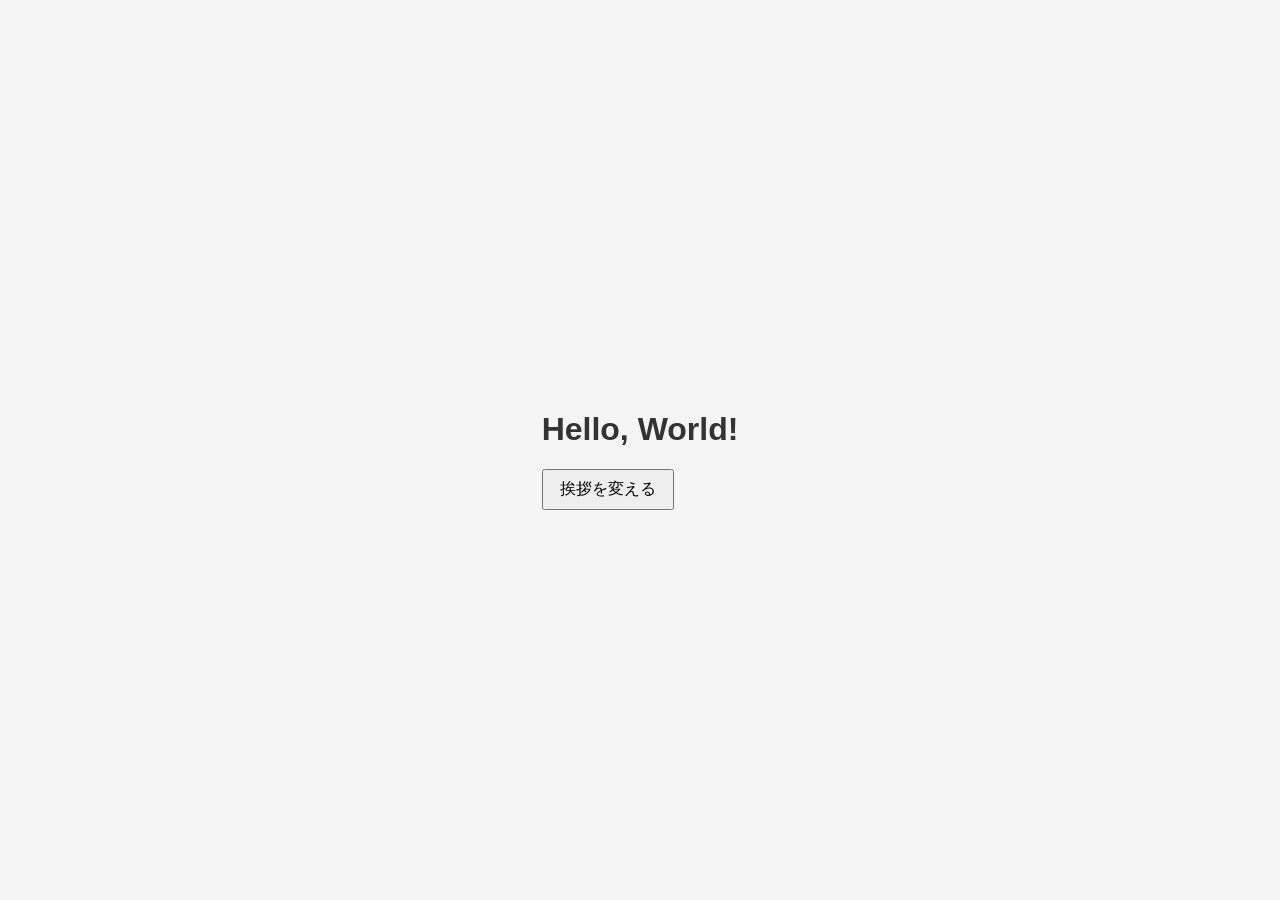
<file: index.html>
<!DOCTYPE html>
<html lang="ja">
<head>
  <meta charset="UTF-8">
  <title>Hello World - co-dev-1st</title>
  <link rel="stylesheet" href="style.css">
</head>
<body>
  <main>
    <h1 id="greeting">読み込み中...</h1>
    <button id="greet-button">挨拶を変える</button>
  </main>
  <script src="script.js"></script>
</body>
</html>
</file>
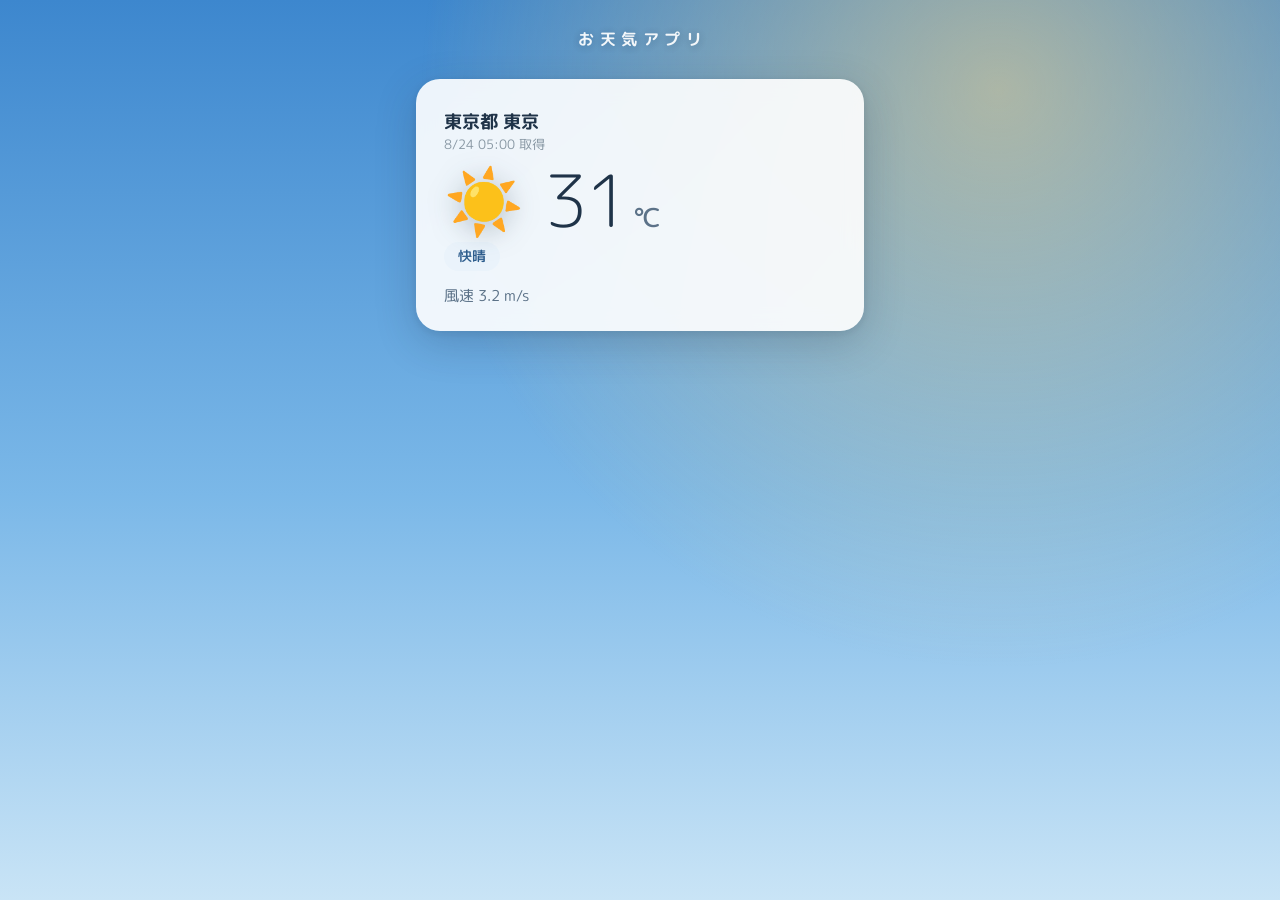
<file: weather-app/index.html>
<!DOCTYPE html>
<html lang="ja">
<head>
  <meta charset="UTF-8">
  <meta name="viewport" content="width=device-width, initial-scale=1.0">
  <title>お天気アプリ</title>
  <link rel="preconnect" href="https://fonts.googleapis.com">
  <link rel="preconnect" href="https://fonts.gstatic.com" crossorigin>
  <link href="https://fonts.googleapis.com/css2?family=M+PLUS+Rounded+1c:wght@300;500;700&display=swap" rel="stylesheet">
  <link rel="stylesheet" href="style.css">
</head>
<body class="sky-partly">
  <header>
    <h1>お天気アプリ</h1>
  </header>

  <main>
    <!-- 検索欄はステップ2(#6)で追加する。今は東京固定 -->
    <section class="weather-card">
      <p class="city" id="city">--</p>
      <p class="fetched-at" id="fetched-at"></p>
      <div class="current">
        <span class="weather-icon" id="weather-icon"></span>
        <span class="temperature"><span id="temperature">--</span><span class="unit">℃</span></span>
      </div>
      <p class="label-row"><span class="weather-label" id="weather-label">--</span></p>
      <p class="wind">風速 <span id="wind-speed">--</span> m/s</p>
    </section>
    <!-- 週間予報はステップ3(#7)でここに追加する -->
  </main>

  <script type="module" src="app.js"></script>
</body>
</html>
</file>
<file: style.css>
body {
  font-family: sans-serif;
  display: flex;
  flex-direction: column;
  align-items: center;
  justify-content: center;
  height: 100vh;
  margin: 0;
  background-color: #f5f5f5;
}

#greeting {
  font-size: 2rem;
  color: #333;
}

#greet-button {
  padding: 0.5rem 1rem;
  font-size: 1rem;
  cursor: pointer;
}
</file>
<file: weather-app/style.css>
/* デザインの方針: 空が主役。天気コードに応じてbodyのクラス(sky-*)を切り替え、
   空のグラデーションごと表情が変わる(#4「リッチにできる可変性」に対応) */

* {
  box-sizing: border-box;
  margin: 0;
  padding: 0;
}

body {
  font-family: "M PLUS Rounded 1c", "Hiragino Maru Gothic ProN", "Hiragino Kaku Gothic ProN", sans-serif;
  color: #1f3348;
  min-height: 100vh;
  background: linear-gradient(180deg, #6e9ec8, #a9c6de 55%, #d8e7f0);
}

/* 天気ごとの空。app.jsがskyThemeForCode()の結果をbodyに付ける */
body.sky-clear   { background: linear-gradient(180deg, #3d87ce, #7bb8e8 55%, #c9e4f6); }
body.sky-partly  { background: linear-gradient(180deg, #6e9ec8, #a9c6de 55%, #d8e7f0); }
body.sky-fog     { background: linear-gradient(180deg, #93a3ae, #b8c3cb 55%, #dde4e8); }
body.sky-rain    { background: linear-gradient(180deg, #5a6b7e, #8496a8 55%, #b3c1ce); }
body.sky-snow    { background: linear-gradient(180deg, #8fa6bc, #c2d2e0 55%, #edf3f8); }
body.sky-thunder { background: linear-gradient(180deg, #39445a, #5c6b85 55%, #8b98ac); }

/* 快晴のときだけ、右上に太陽のにじみを浮かべる */
body::before {
  content: "";
  position: fixed;
  inset: 0;
  pointer-events: none;
  background: radial-gradient(circle at 78% 10%, rgba(255, 214, 130, 0.55), transparent 45%);
  opacity: 0;
  transition: opacity 0.8s ease;
}

body.sky-clear::before {
  opacity: 1;
}

header h1 {
  text-align: center;
  padding: 28px 16px 12px;
  color: #fff;
  font-size: 1rem;
  font-weight: 700;
  letter-spacing: 0.35em;
  text-indent: 0.35em; /* letter-spacingで右に寄る分の相殺 */
  opacity: 0.92;
  text-shadow: 0 1px 8px rgba(31, 51, 72, 0.3);
}

main {
  max-width: 480px;
  margin: 0 auto;
  padding: 16px;
  position: relative;
}

.weather-card {
  background: rgba(255, 255, 255, 0.9);
  backdrop-filter: blur(10px);
  -webkit-backdrop-filter: blur(10px);
  border-radius: 24px;
  padding: 28px 28px 24px;
  box-shadow: 0 12px 40px rgba(31, 51, 72, 0.22), 0 2px 8px rgba(31, 51, 72, 0.1);
}

.city {
  font-size: 1.15rem;
  font-weight: 700;
}

.fetched-at {
  font-size: 0.8rem;
  color: #8a99a5;
  min-height: 1.2em;
}

.current {
  display: flex;
  align-items: center;
  gap: 20px;
  margin: 10px 0 6px;
}

.weather-icon {
  font-size: 4rem;
  line-height: 1;
  filter: drop-shadow(0 4px 12px rgba(31, 51, 72, 0.25));
  animation: floaty 6s ease-in-out infinite;
}

@keyframes floaty {
  0%, 100% { transform: translateY(0); }
  50%      { transform: translateY(-5px); }
}

.temperature {
  font-size: 4.5rem;
  font-weight: 300;
  letter-spacing: -0.03em;
  line-height: 1;
  font-variant-numeric: tabular-nums;
}

.temperature .unit {
  font-size: 1.6rem;
  font-weight: 500;
  color: #5c7288;
  margin-left: 6px;
}

.label-row {
  margin: 6px 0 0;
}

.weather-label {
  display: inline-block;
  background: #eaf3fb;
  color: #2e5e8e;
  font-size: 0.9rem;
  font-weight: 500;
  padding: 4px 14px;
  border-radius: 999px;
}

.wind {
  margin-top: 14px;
  font-size: 0.95rem;
  color: #5c7288;
  font-variant-numeric: tabular-nums;
}

@media (prefers-reduced-motion: reduce) {
  .weather-icon { animation: none; }
  body::before { transition: none; }
}
</file>
